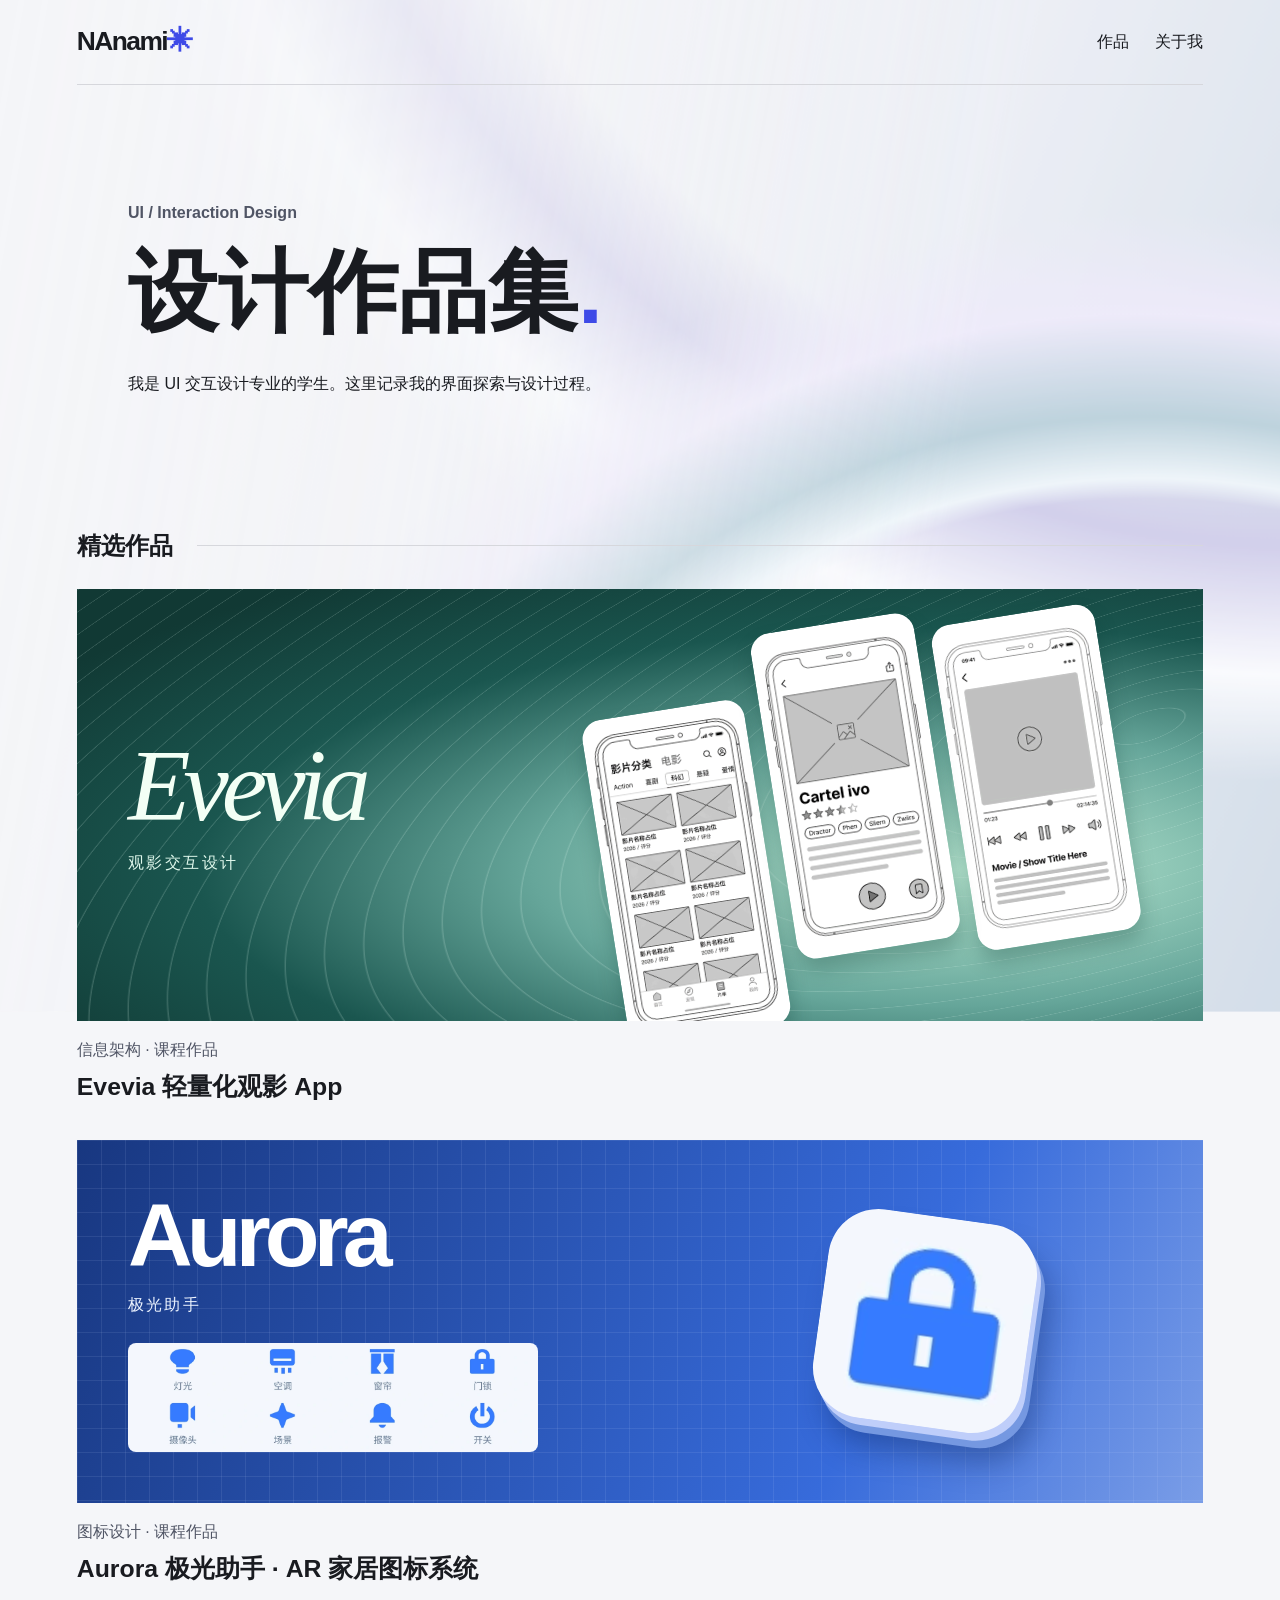
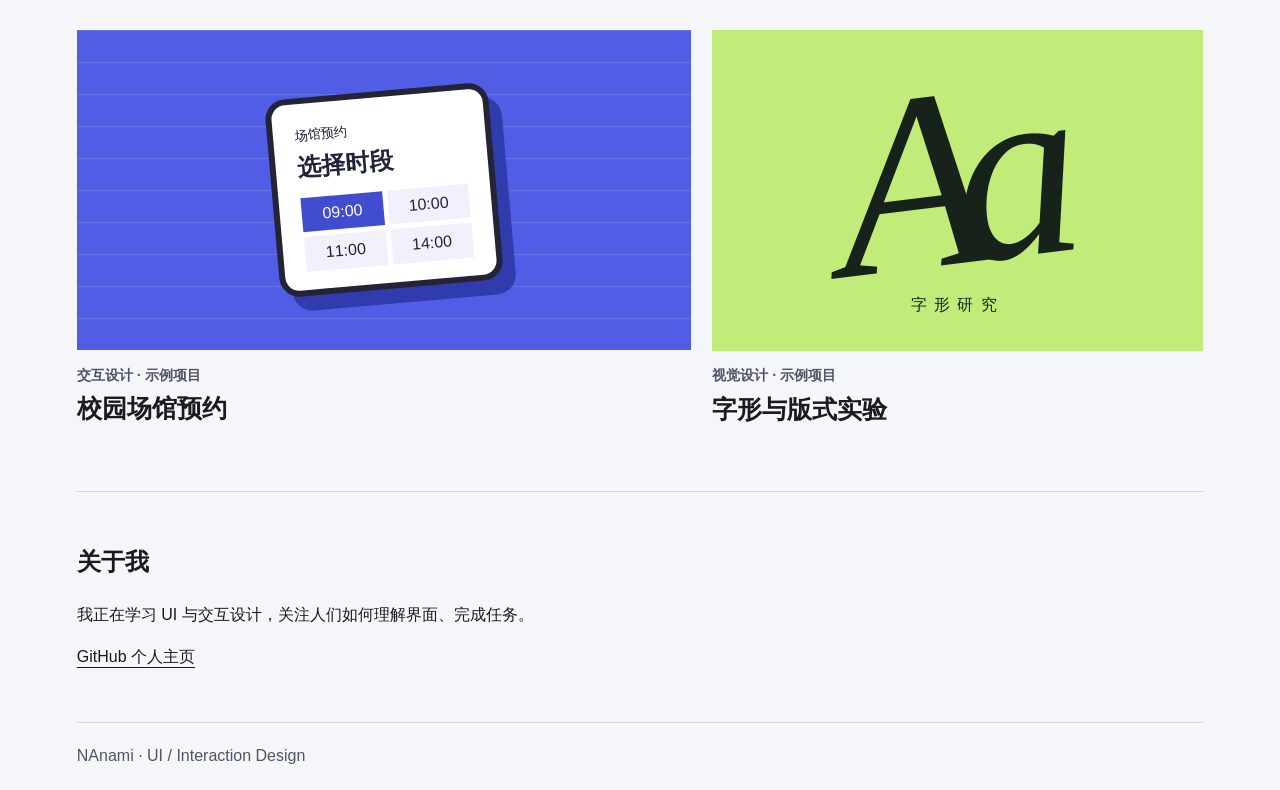
<file: index.html>
<!doctype html>
<html lang="zh-CN"><head><meta charset="utf-8"><meta name="viewport" content="width=device-width,initial-scale=1"><title>设计作品集 · NAnami</title><link rel="stylesheet" href="style.css"><link rel="stylesheet" href="evevia.css"><link rel="stylesheet" href="aurora.css"></head><body><header><a class="brand" href="index.html">NAnami<span>✳</span></a><nav aria-label="主导航"><a href="index.html#work">作品</a><a href="index.html#about">关于我</a></nav></header><main><section class="intro"><p>UI / Interaction Design</p><h1>设计作品集<span>.</span></h1><p>我是 UI 交互设计专业的学生。这里记录我的界面探索与设计过程。</p></section><section id="work"><h2>精选作品</h2><a class="eve-feature" href="evevia.html"><div class="eve-cover" aria-hidden="true"><strong>Evevia<span>观影交互设计</span></strong><div class="eve-phones"><img src="assets/evevia/browse.png" alt=""><img src="assets/evevia/detail.png" alt=""><img src="assets/evevia/player.png" alt=""></div></div><p>信息架构 · 课程作品</p><h3>Evevia 轻量化观影 App</h3></a><a class="aurora-feature" href="aurora.html"><div class="aurora-cover"><div><b lang="en">Aurora</b><span>极光助手</span></div><img src="assets/aurora/icons.webp" alt="灯光、空调、窗帘、门锁、摄像头、场景、报警和开关八枚蓝色图标"></div><p>图标设计 · 课程作品</p><h3>Aurora 极光助手 · AR 家居图标系统</h3></a><div class="grid"><a class="card" href="campus.html"><div class="art campus" aria-hidden="true"><div class="screen"><small>场馆预约</small><strong>选择时段</strong><div class="slots"><i>09:00</i><i>10:00</i><i>11:00</i><i>14:00</i></div></div></div><p>交互设计 · 示例项目</p><h3>校园场馆预约</h3></a><a class="card" href="type.html"><div class="art type" aria-hidden="true"><b>Aa</b><em>字形研究</em></div><p>视觉设计 · 示例项目</p><h3>字形与版式实验</h3></a></div></section><section id="about"><h2>关于我</h2><p>我正在学习 UI 与交互设计，关注人们如何理解界面、完成任务。</p><a href="https://github.com/QIhai728">GitHub 个人主页</a></section></main><footer>NAnami · UI / Interaction Design</footer></body></html>
</file>
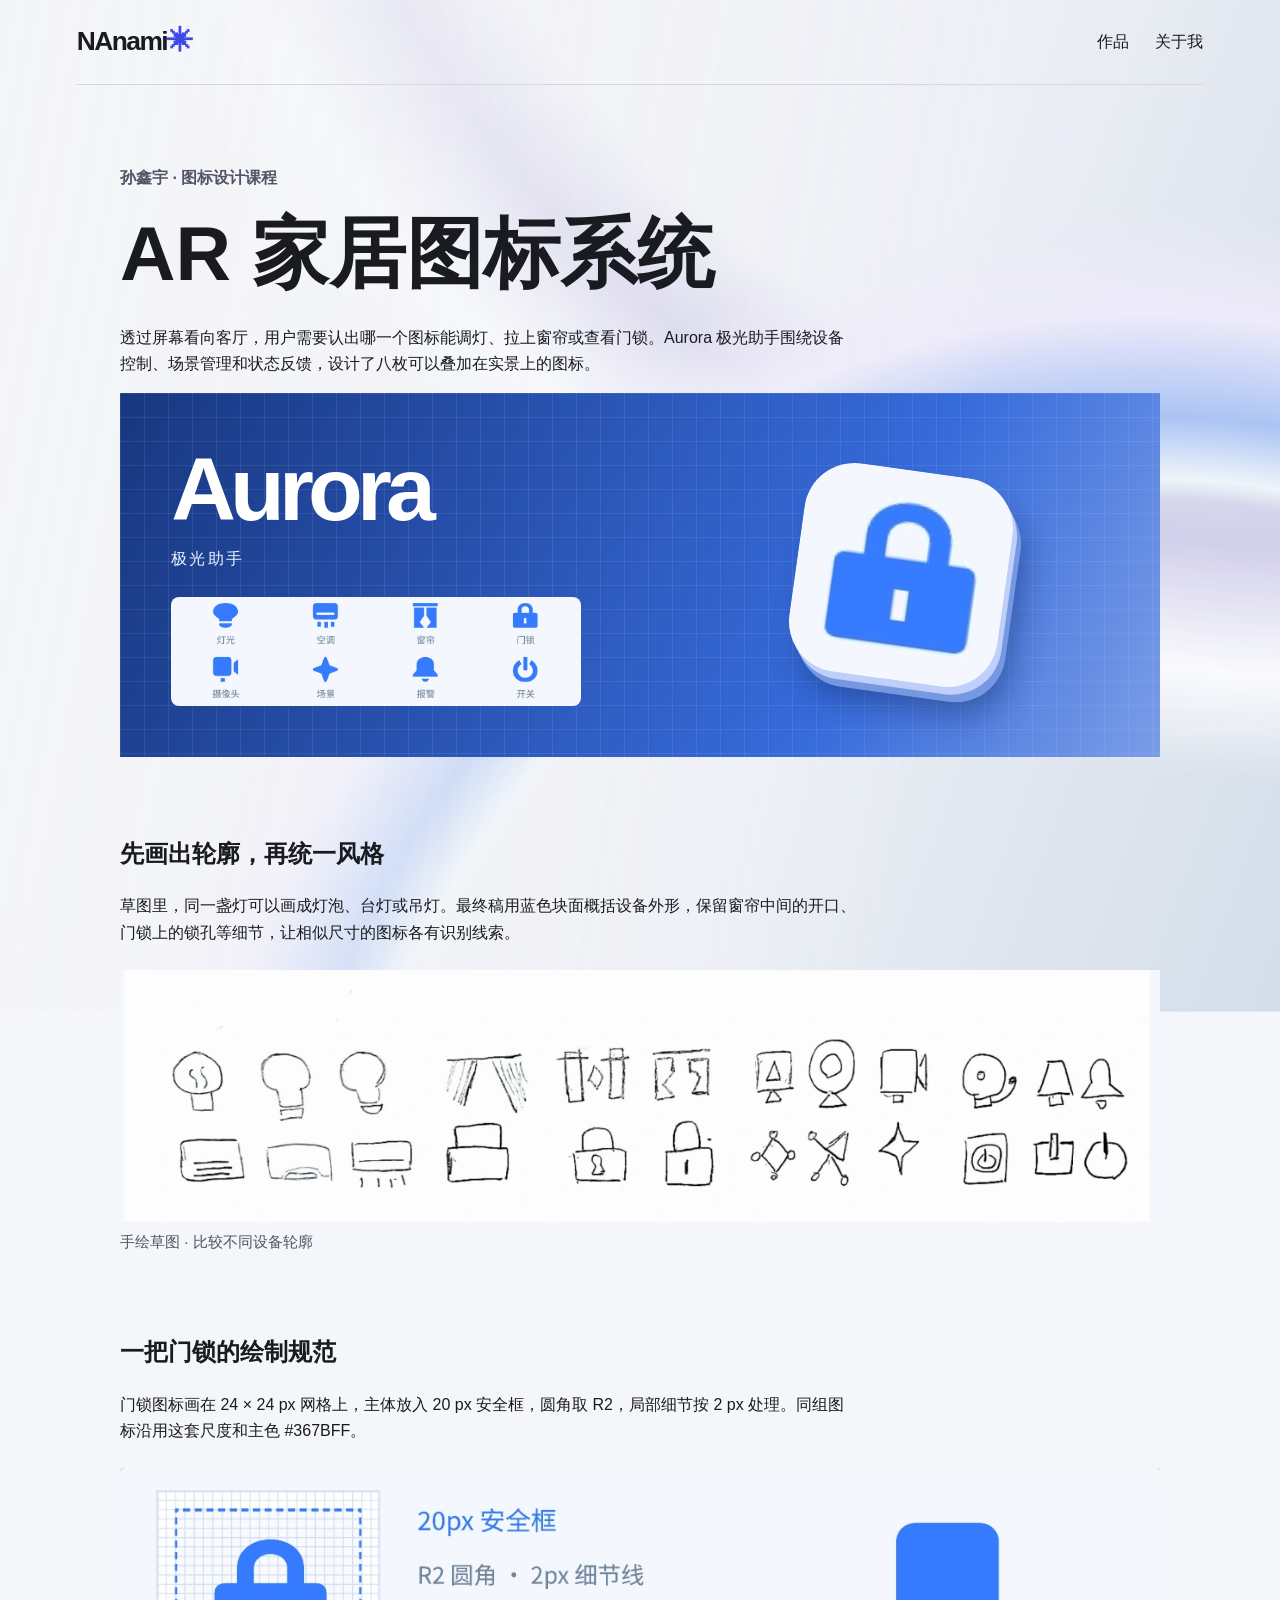
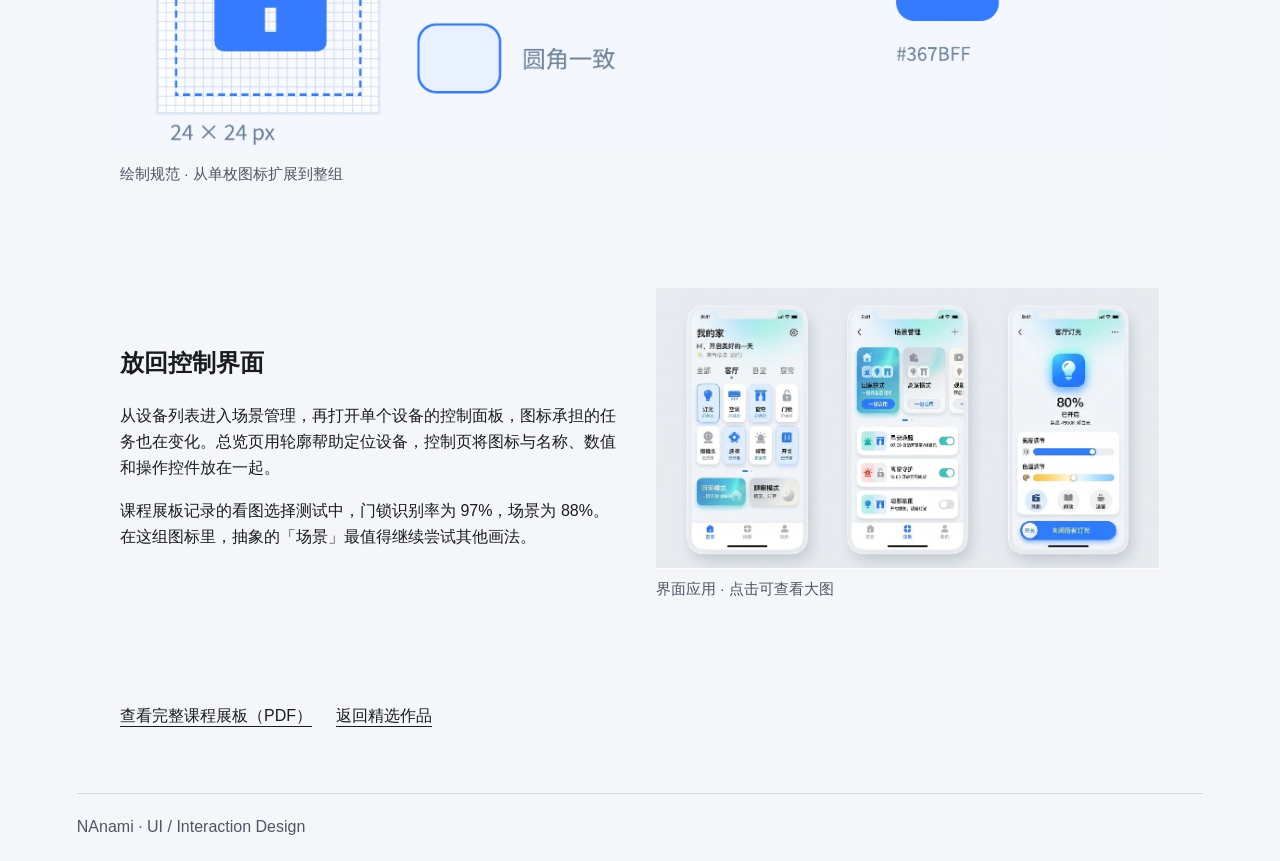
<file: aurora.html>
<!doctype html>
<html lang="zh-CN"><head>
<meta charset="utf-8"><meta name="viewport" content="width=device-width,initial-scale=1">
<title>Aurora 极光助手 · NAnami</title>
<link rel="stylesheet" href="style.css"><link rel="stylesheet" href="aurora.css">
</head><body><header><a class="brand" href="index.html">NAnami<span>✳</span></a><nav aria-label="主导航"><a href="index.html#work">作品</a><a href="index.html#about">关于我</a></nav></header>
<main><article class="aurora-case">
<p>孙鑫宇 · 图标设计课程</p>
<h1>AR 家居图标系统</h1>
<p>透过屏幕看向客厅，用户需要认出哪一个图标能调灯、拉上窗帘或查看门锁。Aurora 极光助手围绕设备控制、场景管理和状态反馈，设计了八枚可以叠加在实景上的图标。</p>
<div class="aurora-cover"><div><b lang="en">Aurora</b><span>极光助手</span></div><img src="assets/aurora/icons.webp" alt="灯光、空调、窗帘、门锁、摄像头、场景、报警和开关八枚蓝色图标"></div>
<section><h2>先画出轮廓，再统一风格</h2><p>草图里，同一盏灯可以画成灯泡、台灯或吊灯。最终稿用蓝色块面概括设备外形，保留窗帘中间的开口、门锁上的锁孔等细节，让相似尺寸的图标各有识别线索。</p>
<figure><a href="assets/aurora/sketch.webp"><img loading="lazy" src="assets/aurora/sketch.webp" alt="灯具、窗帘、门锁等设备的手绘轮廓探索"></a><figcaption>手绘草图 · 比较不同设备轮廓</figcaption></figure></section>
<section><h2>一把门锁的绘制规范</h2><p>门锁图标画在 24 × 24 px 网格上，主体放入 20 px 安全框，圆角取 R2，局部细节按 2 px 处理。同组图标沿用这套尺度和主色 #367BFF。</p>
<figure><a href="assets/aurora/rules.webp"><img loading="lazy" src="assets/aurora/rules.webp" alt="门锁网格、安全框、圆角与蓝色色样标注"></a><figcaption>绘制规范 · 从单枚图标扩展到整组</figcaption></figure></section>
<section class="study"><div><h2>放回控制界面</h2><p>从设备列表进入场景管理，再打开单个设备的控制面板，图标承担的任务也在变化。总览页用轮廓帮助定位设备，控制页将图标与名称、数值和操作控件放在一起。</p>
<p>课程展板记录的看图选择测试中，门锁识别率为 97%，场景为 88%。在这组图标里，抽象的「场景」最值得继续尝试其他画法。</p></div>
<figure><a href="assets/aurora/screens.webp"><img loading="lazy" src="assets/aurora/screens.webp" alt="极光助手的设备总览、场景管理和灯光控制三个界面"></a><figcaption>界面应用 · 点击可查看大图</figcaption></figure></section>
<div class="links"><a href="assets/aurora/aurora.pdf">查看完整课程展板（PDF）</a><a href="index.html#work">返回精选作品</a></div>
</article></main><footer>NAnami · UI / Interaction Design</footer></body></html>
</file>
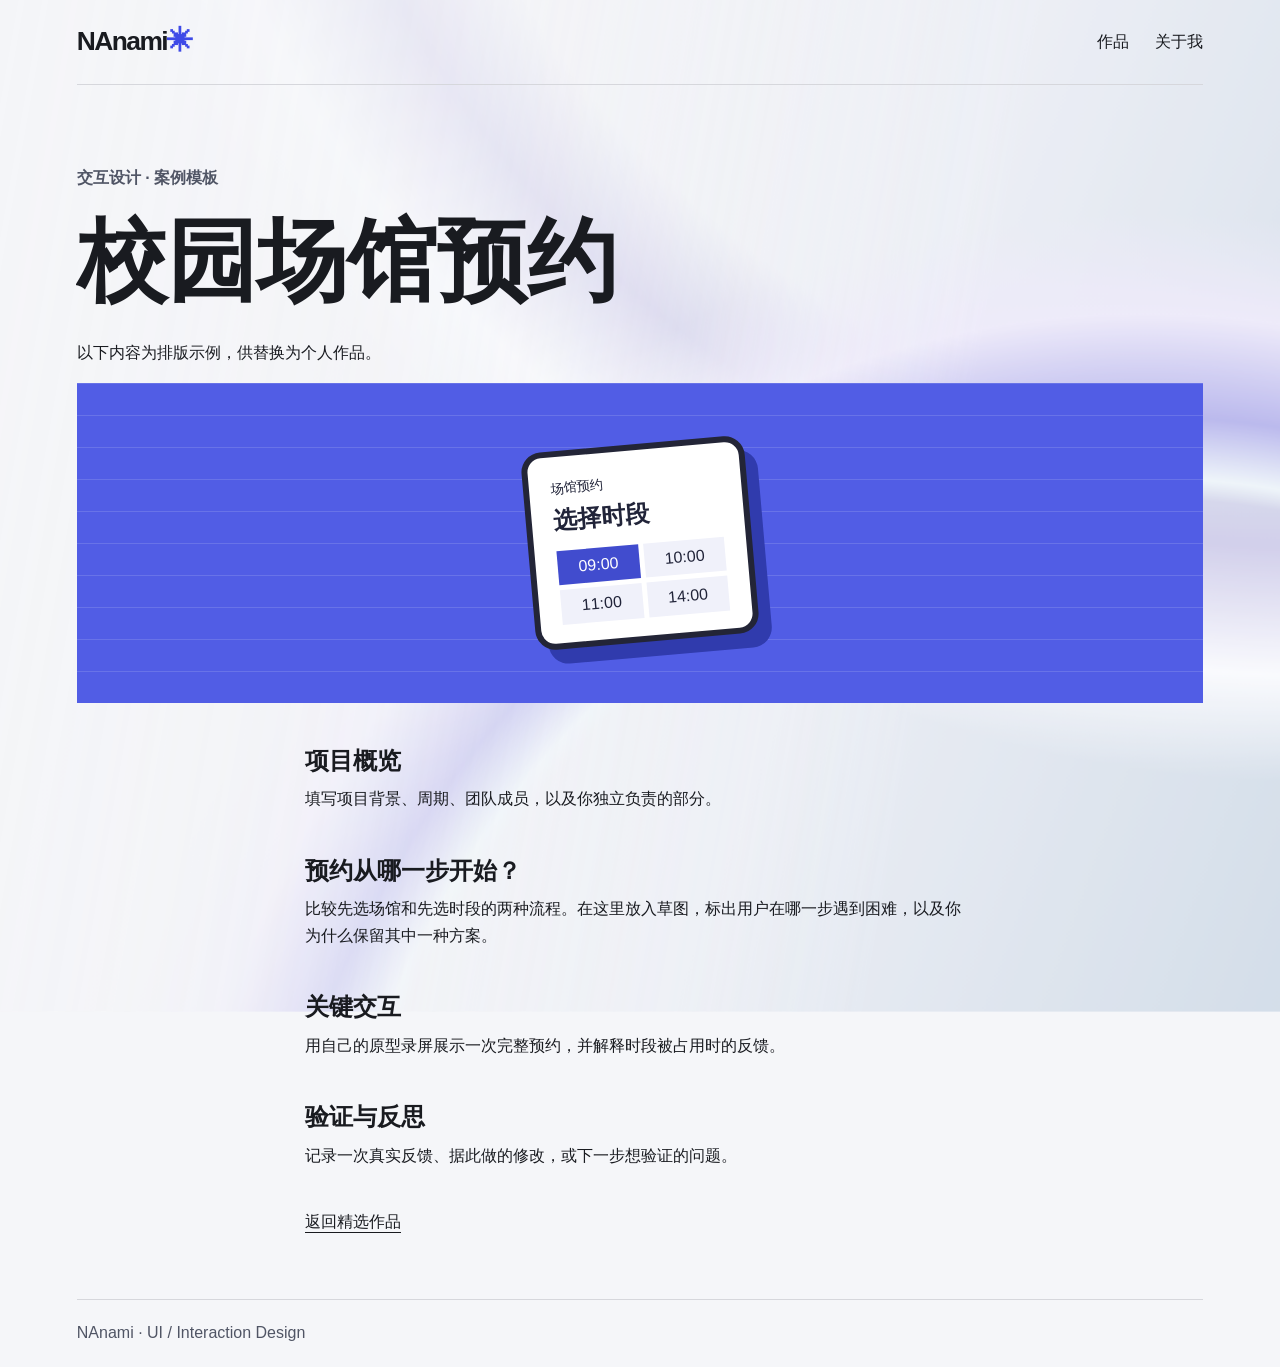
<file: campus.html>
<!doctype html>
<html lang="zh-CN"><head><meta charset="utf-8"><meta name="viewport" content="width=device-width,initial-scale=1"><title>校园场馆预约 · NAnami</title><link rel="stylesheet" href="style.css"></head><body><header><a class="brand" href="index.html">NAnami<span>✳</span></a><nav aria-label="主导航"><a href="index.html#work">作品</a><a href="index.html#about">关于我</a></nav></header><main><article><p>交互设计 · 案例模板</p><h1>校园场馆预约</h1><p>以下内容为排版示例，供替换为个人作品。</p><div class="art campus" aria-hidden="true"><div class="screen"><small>场馆预约</small><strong>选择时段</strong><div class="slots"><i>09:00</i><i>10:00</i><i>11:00</i><i>14:00</i></div></div></div><div class="story"><h2>项目概览</h2><p>填写项目背景、周期、团队成员，以及你独立负责的部分。</p><h2>预约从哪一步开始？</h2><p>比较先选场馆和先选时段的两种流程。在这里放入草图，标出用户在哪一步遇到困难，以及你为什么保留其中一种方案。</p><h2>关键交互</h2><p>用自己的原型录屏展示一次完整预约，并解释时段被占用时的反馈。</p><h2>验证与反思</h2><p>记录一次真实反馈、据此做的修改，或下一步想验证的问题。</p><a href="index.html#work">返回精选作品</a></div></article></main><footer>NAnami · UI / Interaction Design</footer></body></html>
</file>
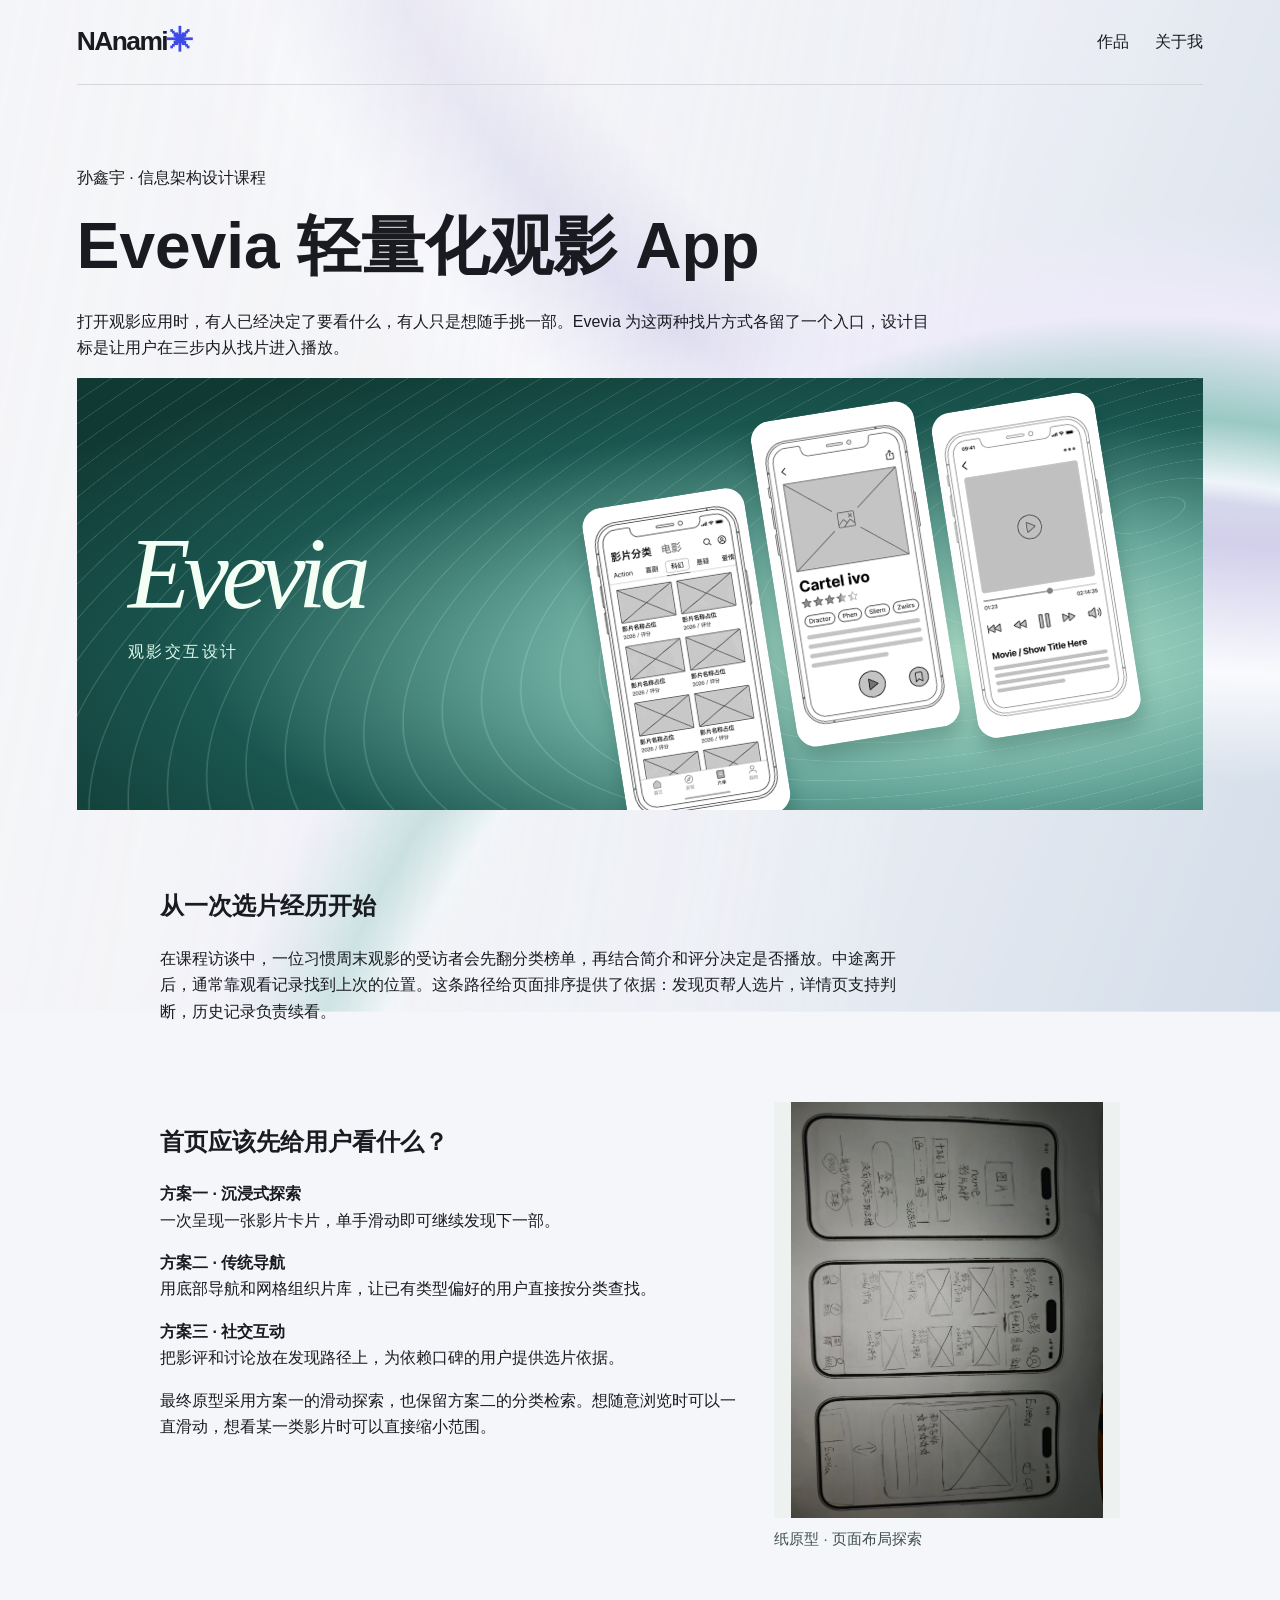
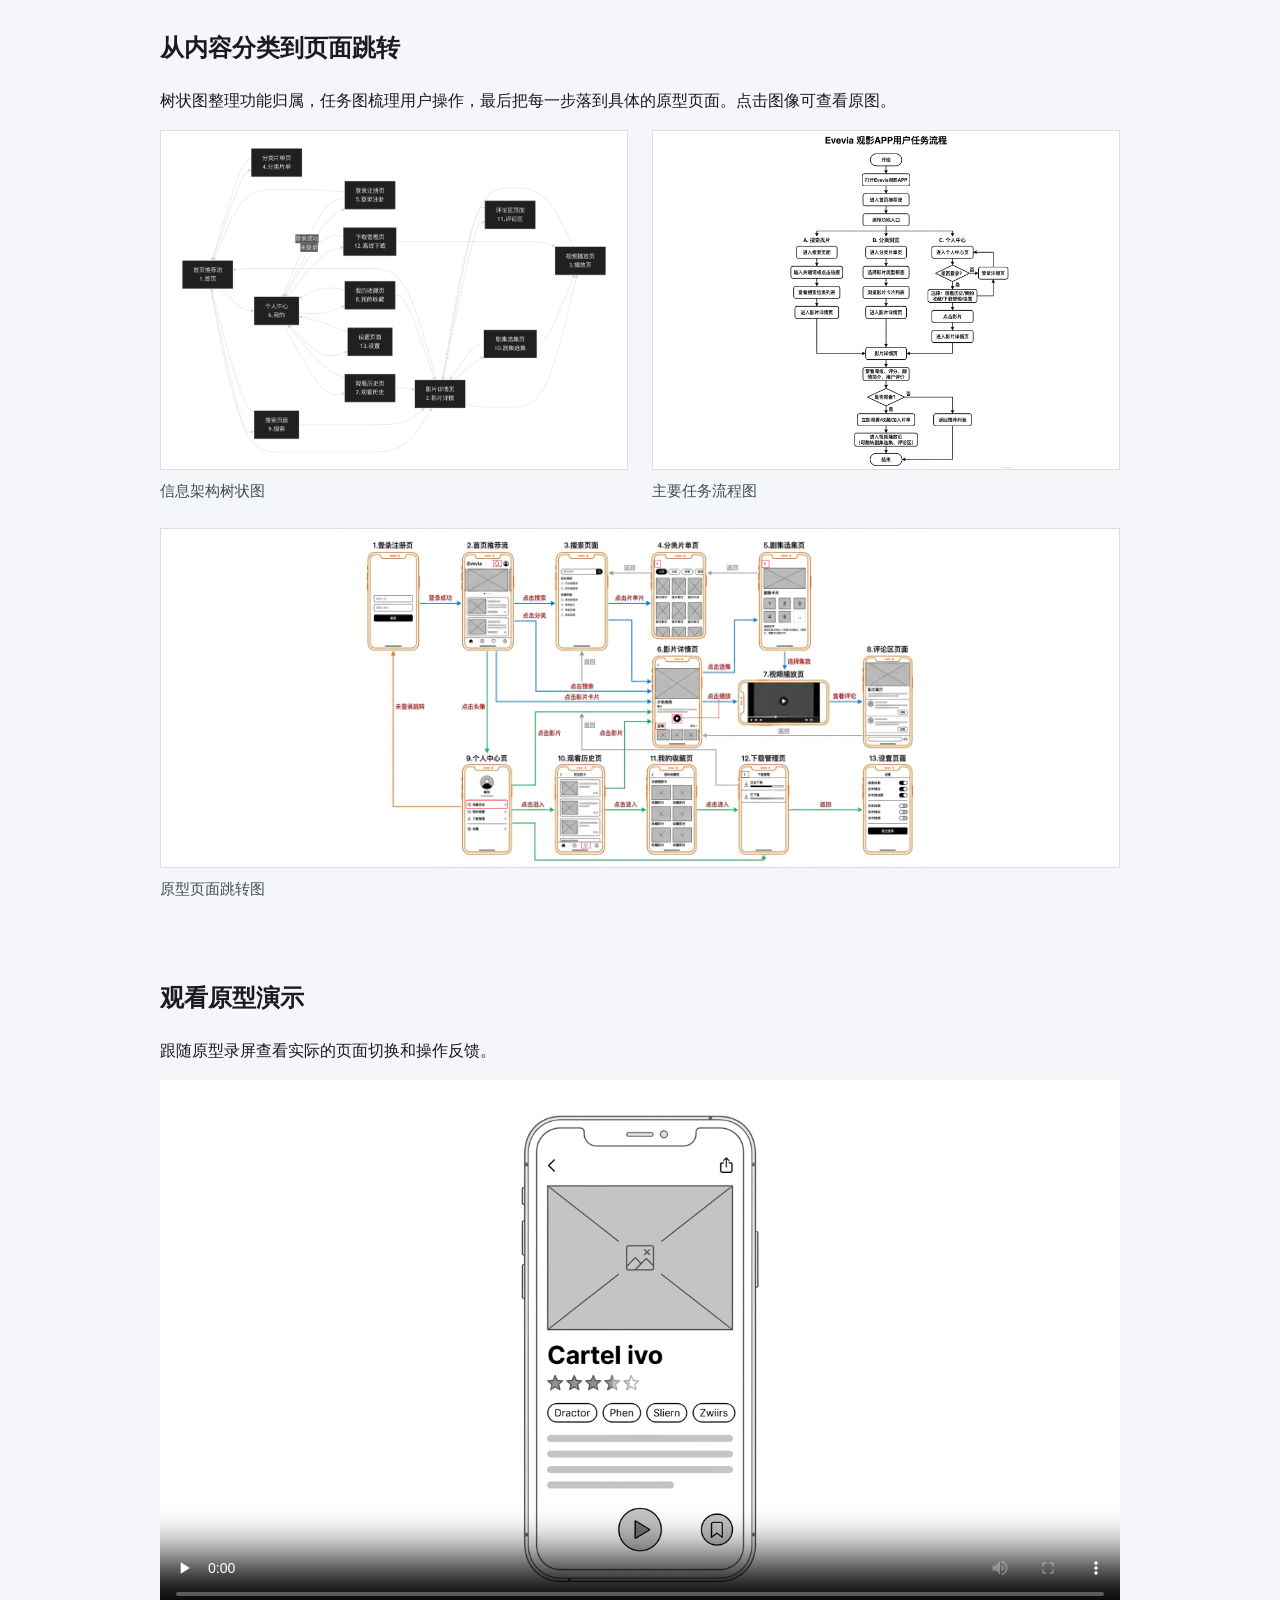
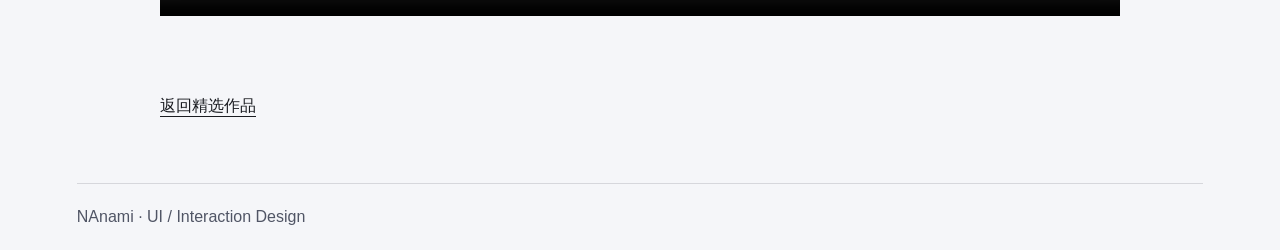
<file: evevia.html>
<!doctype html>
<html lang="zh-CN">
<head>
<meta charset="utf-8"><meta name="viewport" content="width=device-width, initial-scale=1">
<title>Evevia 轻量化观影 App · NAnami</title>
<meta name="description" content="孙鑫宇的信息架构设计课程作品。从三种找片方式出发，将沉浸式探索和分类检索融合为观影原型。">
<link rel="stylesheet" href="style.css"><link rel="stylesheet" href="evevia.css">
</head>
<body><header><a class="brand" href="index.html">NAnami<span>✳</span></a><nav aria-label="主导航"><a href="index.html#work">作品</a><a href="index.html#about">关于我</a></nav></header>
<main><article>
<div class="case-intro"><p>孙鑫宇 · 信息架构设计课程</p><h1>Evevia 轻量化观影 App</h1>
<p>打开观影应用时，有人已经决定了要看什么，有人只是想随手挑一部。Evevia 为这两种找片方式各留了一个入口，设计目标是让用户在三步内从找片进入播放。</p></div>
<div class="eve-cover" aria-hidden="true"><strong>Evevia<span>观影交互设计</span></strong><div class="eve-phones"><img src="assets/evevia/browse.png" alt=""><img src="assets/evevia/detail.png" alt=""><img src="assets/evevia/player.png" alt=""></div></div>
<div class="eve-layout">
<section><h2>从一次选片经历开始</h2><p>在课程访谈中，一位习惯周末观影的受访者会先翻分类榜单，再结合简介和评分决定是否播放。中途离开后，通常靠观看记录找到上次的位置。这条路径给页面排序提供了依据：发现页帮人选片，详情页支持判断，历史记录负责续看。</p></section>
<section class="eve-explore"><div><h2>首页应该先给用户看什么？</h2>
<p><strong>方案一 · 沉浸式探索</strong><br>一次呈现一张影片卡片，单手滑动即可继续发现下一部。</p>
<p><strong>方案二 · 传统导航</strong><br>用底部导航和网格组织片库，让已有类型偏好的用户直接按分类查找。</p>
<p><strong>方案三 · 社交互动</strong><br>把影评和讨论放在发现路径上，为依赖口碑的用户提供选片依据。</p>
<p>最终原型采用方案一的滑动探索，也保留方案二的分类检索。想随意浏览时可以一直滑动，想看某一类影片时可以直接缩小范围。</p></div>
<figure><a href="assets/evevia/paper.jpg"><img src="assets/evevia/paper.jpg" loading="lazy" alt="课程作业中的手绘纸原型"></a><figcaption>纸原型 · 页面布局探索</figcaption></figure></section>
<section><h2>从内容分类到页面跳转</h2><p>树状图整理功能归属，任务图梳理用户操作，最后把每一步落到具体的原型页面。点击图像可查看原图。</p><div class="eve-diagrams"><figure><a href="assets/evevia/architecture.png"><img loading="lazy" src="assets/evevia/architecture.png" alt="查看信息架构树状图原图"></a><figcaption>信息架构树状图</figcaption></figure>
<figure><a href="assets/evevia/task.png"><img loading="lazy" src="assets/evevia/task.png" alt="查看主要任务流程图原图"></a><figcaption>主要任务流程图</figcaption></figure>
<figure><a href="assets/evevia/flow.png"><img loading="lazy" src="assets/evevia/flow.png" alt="查看原型页面跳转图原图"></a><figcaption>原型页面跳转图</figcaption></figure></div></section>
<section><h2>观看原型演示</h2><p>跟随原型录屏查看实际的页面切换和操作反馈。</p><video controls playsinline preload="none" poster="assets/evevia/detail.png" aria-label="Evevia 可交互原型演示" src="assets/evevia/demo.mp4"></video></section>
<a href="index.html#work">返回精选作品</a></div></article></main><footer>NAnami · UI / Interaction Design</footer></body></html>
</file>
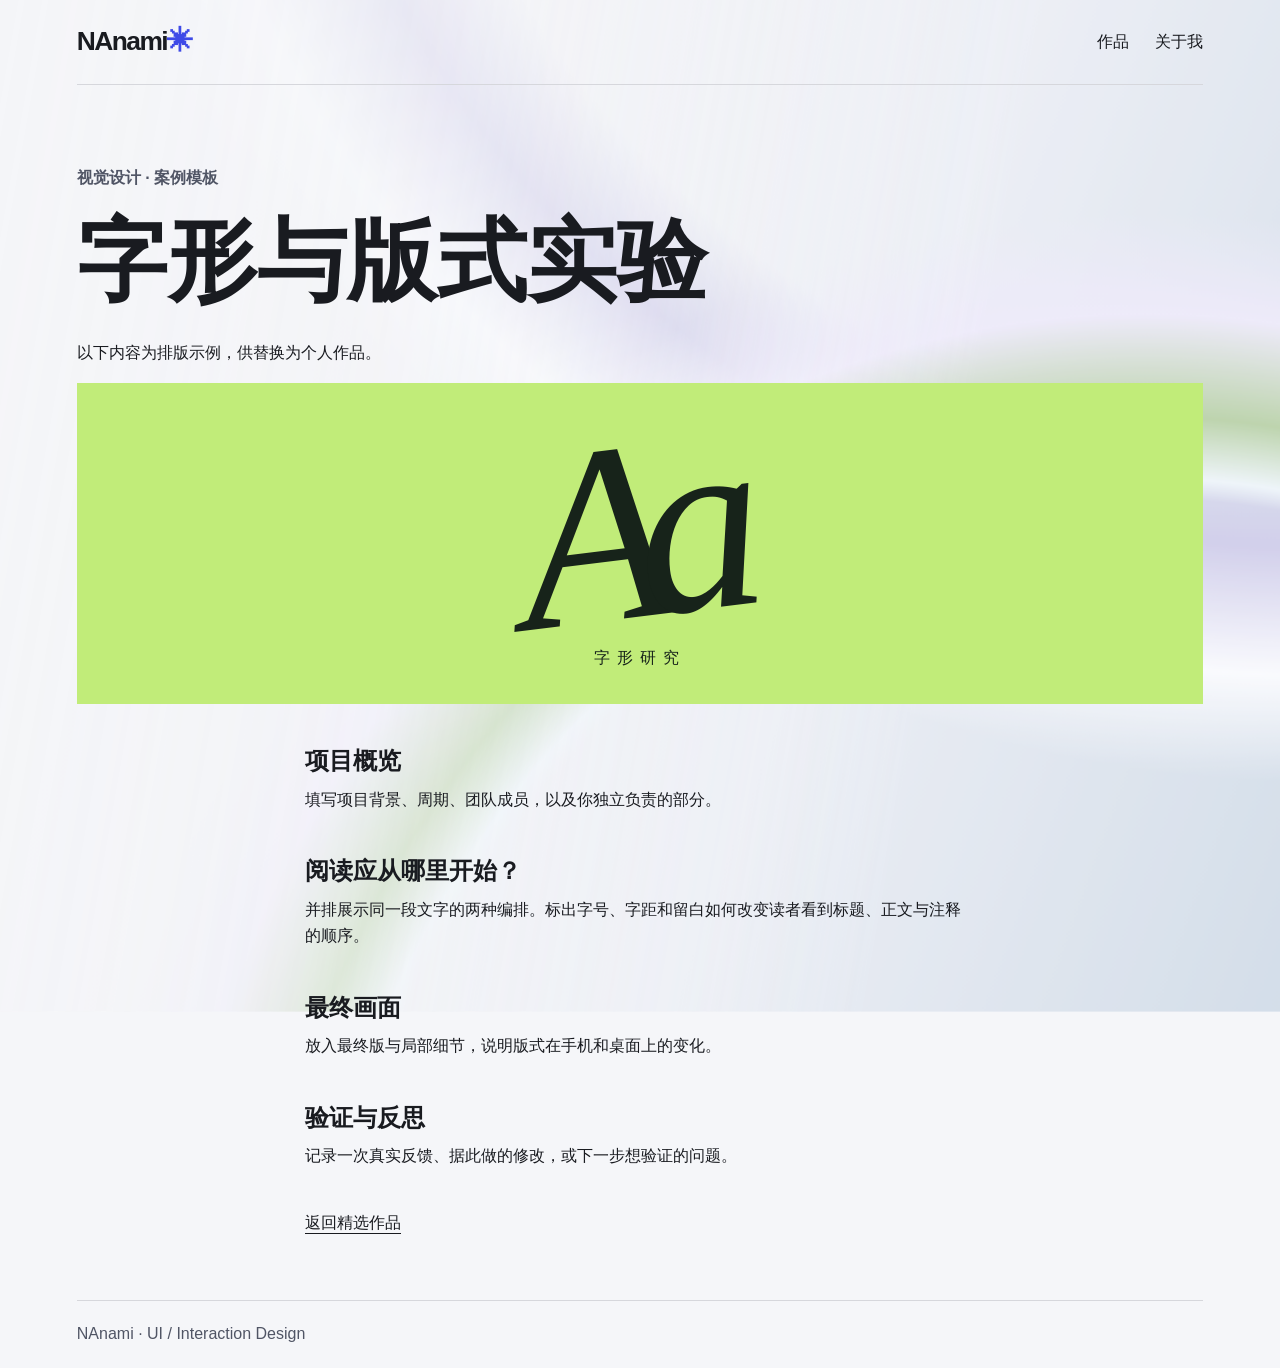
<file: type.html>
<!doctype html>
<html lang="zh-CN"><head><meta charset="utf-8"><meta name="viewport" content="width=device-width,initial-scale=1"><title>字形与版式实验 · NAnami</title><link rel="stylesheet" href="style.css"></head><body><header><a class="brand" href="index.html">NAnami<span>✳</span></a><nav aria-label="主导航"><a href="index.html#work">作品</a><a href="index.html#about">关于我</a></nav></header><main><article><p>视觉设计 · 案例模板</p><h1>字形与版式实验</h1><p>以下内容为排版示例，供替换为个人作品。</p><div class="art type" aria-hidden="true"><b>Aa</b><em>字形研究</em></div><div class="story"><h2>项目概览</h2><p>填写项目背景、周期、团队成员，以及你独立负责的部分。</p><h2>阅读应从哪里开始？</h2><p>并排展示同一段文字的两种编排。标出字号、字距和留白如何改变读者看到标题、正文与注释的顺序。</p><h2>最终画面</h2><p>放入最终版与局部细节，说明版式在手机和桌面上的变化。</p><h2>验证与反思</h2><p>记录一次真实反馈、据此做的修改，或下一步想验证的问题。</p><a href="index.html#work">返回精选作品</a></div></article></main><footer>NAnami · UI / Interaction Design</footer></body></html>
</file>
<file: style.css>
:root{--ink:#191b20;--blue:#3e4ae7;--line:#d6d7dc}*{box-sizing:border-box}html{scroll-behavior:smooth}body{margin:0 auto;padding:0 clamp(20px,6vw,96px);max-width:1560px;color:var(--ink);background:#fafafa;font:1rem/1.65 Inter,"Microsoft YaHei",sans-serif}header,footer{display:flex;align-items:center;justify-content:space-between;padding:20px 0;border-bottom:1px solid var(--line)}a{color:inherit;text-underline-offset:5px}header a,.card{text-decoration:none}.brand{font-size:1.65rem;font-weight:800;letter-spacing:-.06em}span{color:var(--blue)}nav{display:flex;gap:26px}a:hover,a:focus-visible{color:var(--blue)}.intro,article{padding:clamp(32px,5vw,80px) 0}.intro p:first-child,article>p:first-child,.card p{color:#505565;font-weight:600}.intro p{margin:0}.intro h1,article h1{font-size:clamp(2.75rem,7vw,7rem);line-height:1.1;letter-spacing:-.06em;margin:12px 0 24px}h2{font-size:1.5rem}.grid{display:grid;grid-template-columns:1.25fr 1fr;gap:22px}.art{overflow:hidden;height:clamp(205px,25vw,370px);display:grid;place-content:center;position:relative;isolation:isolate}.campus{background:repeating-linear-gradient(0deg,transparent 0 31px,#ffffff22 31px 32px),#515de5}.screen{background:white;color:#212439;transform:rotate(-5deg);padding:18px 22px;width:220px;border:6px solid #232537;border-radius:20px;box-shadow:12px 15px 0 #303bad}.screen strong{display:block;font-size:1.5rem}.slots{display:grid;grid-template-columns:1fr 1fr;gap:5px;margin-top:10px}.slots i{font-style:normal;background:#f0f1fa;padding:4px;text-align:center}.slots i:first-child{background:#414cce;color:white}.type{background:#c1ec79;color:#17231a}.type b{font:italic  clamp(8rem,16vw,17rem)/.9 Georgia,serif;letter-spacing:-.15em;transform:rotate(-7deg);padding-right:.15em}.type em{text-align:center;letter-spacing:.45em;font-style:normal}.card p{font-size:.9rem;margin:14px 0 2px}.card h3{margin:0;font-size:1.55rem}#about{margin-top:60px;padding:30px 0 52px;border-top:1px solid var(--line)}footer{border-top:1px solid var(--line);border-bottom:0;color:#505565}.story{max-width:670px;margin:auto}.story h2{margin:38px 0 6px}.story p{margin-top:0}.story a{display:inline-block;margin-top:24px}@media(max-width:650px){.grid{grid-template-columns:1fr;gap:30px}nav{gap:16px}.art{height:230px}}@media(prefers-reduced-motion:reduce){html{scroll-behavior:auto}}

/* Shared Chinese typography and text resizing. */
html:lang(zh) body {
  font-family: Inter, "PingFang SC", "Microsoft YaHei", "Noto Sans CJK SC", sans-serif;
  line-break: strict;
  word-break: normal;
  overflow-wrap: break-word;
}

:lang(zh):is(h1, h2, h3) {
  text-wrap: balance;
}

.intro h1:lang(zh), article h1:lang(zh) {
  letter-spacing: normal;
  line-height: 1.22;
}

p:lang(zh), figcaption:lang(zh) { text-wrap: pretty; }
header { flex-wrap: wrap; gap: .5rem 1rem; }
header nav { flex-wrap: wrap; }
header nav a { white-space: nowrap; }

.art {
  height: auto;
  min-height: clamp(205px, 25vw, 370px);
  padding-block: 2rem;
  container-type: inline-size;
}
.art .screen { width: min(14rem, 82cqw); }
.grid > * { min-width: 0; }
.art.type b { font-size: min(16rem, 55cqw); }
.aurora-cover > div { min-width: 0; max-width: 100%; }
.aurora-cover > div > b { font-size: clamp(min(3rem, 16vw), 6vw, 6rem); }

/* Portfolio motion follows the visitor's system preference. */
/* Keep the light field aligned across the project index and case studies. */
@property --light-tint {
  syntax: "<color>";
  inherits: false;
  initial-value: #aec9d5;
}
body {
  isolation: isolate;
  background-color: #f5f6f9;
}
.intro {
  padding: clamp(42px, 7vw, 110px) clamp(18px, 4vw, 64px);
  margin-top: clamp(16px, 2vw, 32px);
}
body::before {
  --light-tint: var(--project-tint, #aec9d5);
  content: "";
  position: fixed;
  z-index: -1;
  inset: -10%;
  pointer-events: none;
  background:
    radial-gradient(ellipse at 87% 134%, transparent 0 43%, #edf5fa 44%, var(--light-tint) 47%, #ece8fa 52%, transparent 57%),
    radial-gradient(ellipse at 98% -40%, transparent 0 44%, #c8c5e7 49%, #fbfcff 55%, transparent 60%),
    linear-gradient(110deg, #f4f3f6 28%, #eaedf4 65%, #c7d5e3);
  mask-image: linear-gradient(100deg, transparent 5%, #0006 40%, black 72%);
  opacity: .78;
}
body:has(article .eve-cover, .eve-feature:is(:focus-visible, :active)) { --project-tint: #80bdb5; }
body:has(.aurora-case, .aurora-feature:is(:focus-visible, :active)) { --project-tint: #97b6f3; }
body:has(article .campus, .card:is(:focus-visible, :active) .campus) { --project-tint: #aba9ea; }
body:has(article .type, .card:is(:focus-visible, :active) .type) { --project-tint: #aecb99; }
@media (hover: hover) and (pointer: fine) {
  body:has(.eve-feature:hover) { --project-tint: #80bdb5; }
  body:has(.aurora-feature:hover) { --project-tint: #97b6f3; }
  body:has(.card:hover .campus) { --project-tint: #aba9ea; }
  body:has(.card:hover .type) { --project-tint: #aecb99; }
}
.intro > p:last-child { max-inline-size: 36em; }
#work > h2 {
  display: flex;
  align-items: center;
  gap: 1em;
  margin-block: clamp(24px, 3vw, 48px) 1em;
}
#work > h2::after {
  content: "";
  flex: 1;
  height: 1px;
  background: var(--line);
  transform-origin: left;
}
@media (prefers-reduced-motion: no-preference) {
  @view-transition { navigation: auto; }
  ::view-transition-group(root) { animation-duration: 280ms; }
  body::before {
    transition: --light-tint 360ms ease-out;
    animation: light-approach 1.5s cubic-bezier(.18,.7,.3,1) both,
               light-drift 9s 1.5s ease-in-out infinite alternate;
  }
  @keyframes light-approach {
    from { transform: scale(.86); opacity: .12; filter: blur(7px); }
    to { transform: translate(-4%, 2%); opacity: .78; filter: blur(0); }
  }
  @keyframes light-drift {
    from { transform: translate(-4%, 2%); }
    to { transform: translate(4%, -3%); }
  }
  @keyframes rule-unfold {
    from { transform: scaleX(0); }
    to { transform: scaleX(1); }
  }
  body:has(.intro) header nav { animation: caption-entrance 420ms ease-out backwards; }
  main > .intro h1 { animation-delay: 90ms; }
  main > .intro h1 + p { animation-delay: 170ms; }
  #work > h2 { animation: caption-entrance 540ms 180ms ease-out backwards; }
  #work > h2::after { animation: rule-unfold 850ms 250ms cubic-bezier(.2,.72,.24,1) backwards; }
}
@media (prefers-reduced-motion: no-preference) {
  @keyframes title-entrance {
    from { opacity: 0; transform: translateY(.24em); clip-path: inset(0 0 65% 0); }
    to { opacity: 1; transform: none; clip-path: inset(0); }
  }

  @keyframes caption-entrance {
    from { opacity: .4; transform: translateY(8px); }
    to { opacity: 1; transform: none; }
  }

  .intro h1, article h1 {
    animation: title-entrance 620ms cubic-bezier(.2,.75,.25,1) both;
  }

  .intro h1 + p, article h1 + p {
    animation: caption-entrance 460ms 90ms ease-out backwards;
  }

  header nav a {
    position: relative;
  }

  header nav a::after {
    content: "";
    position: absolute;
    inset: auto 0 0;
    height: 1px;
    background: currentColor;
    transform: scaleX(0);
    transform-origin: left;
    transition: transform 200ms ease-out;
  }

  header nav a:is(:hover, :focus-visible)::after { transform: scaleX(1); }

  .eve-feature .eve-phones img {
    transition: translate 350ms cubic-bezier(.2,.75,.25,1);
  }

  .eve-feature .eve-phones img:nth-child(2) { transition-delay: 35ms; }
  .eve-feature .eve-phones img:nth-child(3) { transition-delay: 70ms; }

  .aurora-feature .aurora-cover {
    isolation: isolate;
    position: relative;
  }

  .aurora-feature .aurora-cover::before {
    content: "";
    position: absolute;
    inset: 0;
    z-index: -1;
    pointer-events: none;
    background-image: linear-gradient(90deg, #367bff30 1px, transparent 1px),
                      linear-gradient(#367bff30 1px, transparent 1px);
    background-size: 24px 24px;
    mask-image: linear-gradient(105deg, transparent 10%, black 85%);
    opacity: 0;
    transition: opacity 300ms ease-out;
  }

  .eve-feature:focus-visible .eve-phones img { translate: 0 -6px; }
  .eve-feature:focus-visible .eve-phones img:nth-child(2) { translate: 0 -12px; }
  .aurora-feature:focus-visible .aurora-cover::before { opacity: 1; }

  @media (hover: hover) and (pointer: fine) {
    .eve-feature:hover .eve-phones img { translate: 0 -6px; }
    .eve-feature:hover .eve-phones img:nth-child(2) { translate: 0 -12px; }
    .aurora-feature:hover .aurora-cover::before { opacity: 1; }
  }

  @supports (animation-timeline: view()) and (animation-range: entry 0% entry 70%) {
    @keyframes figure-entrance {
      from { opacity: .72; translate: 0 12px; }
      to { opacity: 1; translate: 0 0; }
    }

    .eve-layout figure, .aurora-case figure {
      animation: figure-entrance linear both;
      animation-timeline: view();
      animation-range: entry 0% entry 70%;
    }
  }
}
</file>
<file: evevia.css>
/* Evevia portfolio case */
.eve-feature{display:block;margin-bottom:2rem;color:inherit;text-decoration:none}
.eve-feature p{margin:1rem 0 .2rem;color:#505565}.eve-feature h3{margin:0;font-size:1.55rem}
.eve-cover {
  display: grid;
  grid-template-columns: minmax(0, 1fr) minmax(0, 1.35fr);
  align-items: center;
  position: relative;
  isolation: isolate;
  overflow: hidden;
  min-height: clamp(270px, 32vw, 480px);
  padding: clamp(24px, 4vw, 64px);
  background: radial-gradient(ellipse at 78% 65%, #b9e9d3, #66a69a 34%, #1a564f 61%, #113934 88%);
  color: #f3fff5;
}
.eve-cover::before {
  content: "";
  position: absolute;
  inset: -45% -25%;
  z-index: -1;
  background: repeating-radial-gradient(ellipse at 80% 60%, transparent 0 38px, #e6fff32e 39px, transparent 41px);
  transform: rotate(-18deg);
}
.eve-cover strong {
  font: italic clamp(3.6rem, 8vw, 8rem)/1 Georgia, serif;
  letter-spacing: -.07em;
}
.eve-cover strong span {
  display: block;
  margin-top: .8rem;
  color: #def7eb;
  font: 500 1rem/1.6 "Microsoft YaHei", sans-serif;
  letter-spacing: .15em;
}
.eve-phones {
  display: flex;
  align-items: center;
  justify-content: center;
  gap: clamp(4px, 1.2vw, 20px);
  transform: rotate(-9deg);
}
.eve-phones img {
  display: block;
  width: 28%;
  aspect-ratio: 1/2;
  object-fit: cover;
  border-radius: 12% / 6%;
  box-shadow: 0 12px 20px #07342d44;
}
.eve-phones img:first-child { transform: translateY(12%); }
.eve-phones img:nth-child(2) { transform: translateY(-6%); }
@media (max-width: 620px) {
  .eve-cover { grid-template-columns: 1fr; gap: 1.7rem; }
  .eve-phones { width: min(90%, 340px); justify-self: end; }
}
.case-intro{max-width:54rem}.case-intro h1{font-size:clamp(2.5rem,5vw,5rem)}
.eve-layout{max-width:960px;margin:0 auto}.eve-layout section{margin:clamp(2.5rem,6vw,5rem) 0}.eve-layout p{max-width:46rem}.eve-layout figure{margin:0}
.eve-layout figcaption{color:#3f504d;font-size:.94rem;margin-top:.55rem}.eve-layout img,.eve-layout video{max-width:100%;display:block}
.eve-explore{display:grid;grid-template-columns:1fr minmax(180px,36%);gap:2rem;align-items:start}
.eve-explore img{width:100%;max-height:26rem;object-fit:contain;background:#edf2f1}
.eve-diagrams{display:grid;grid-template-columns:1fr 1fr;gap:1.5rem}.eve-diagrams figure:last-child{grid-column:1/-1}
.eve-diagrams img{width:100%;height:clamp(180px,27vw,340px);object-fit:contain;background:white;border:1px solid #ddd}
.eve-layout video{width:100%;background:#10181a}
@media(max-width:620px){.eve-explore,.eve-diagrams{grid-template-columns:1fr}.eve-explore{gap:1rem}}
</file>
<file: aurora.css>
.aurora-feature{display:block;margin:0 0 2.5rem;text-decoration:none}
.aurora-feature p{color:#505565;margin:1rem 0 .2rem}.aurora-feature h3{margin:0;font-size:1.55rem}
.aurora-cover {
  position: relative;
  isolation: isolate;
  display: grid;
  grid-template-columns: minmax(0, 1.2fr) minmax(0, 1fr);
  align-items: center;
  gap: 1.5rem;
  padding: clamp(24px, 4vw, 64px);
  background-color: #204dbe;
  background-image: linear-gradient(90deg, #ccddff19 1px, transparent 1px),
                    linear-gradient(#ccddff19 1px, transparent 1px),
                    linear-gradient(115deg, #183780, #376bdb 70%, #7a9de7);
  background-size: 24px 24px, 24px 24px, auto;
  color: white;
}
.aurora-cover > div > b {
  display: block;
  font: 650 clamp(3rem, 7vw, 7rem)/1 Inter, sans-serif;
  letter-spacing: -.065em;
}
.aurora-cover span { display: block; color: #edf4ff; margin-top: .75rem; letter-spacing: .14em; }
.aurora-cover::after {
  content: "";
  grid-area: 1 / 2 / 3 / 3;
  justify-self: center;
  width: min(70%, 210px);
  aspect-ratio: 1;
  border-radius: 24%;
  background: #f5f7fc url("assets/aurora/icons.webp") 89.8% .5% / 1127% auto no-repeat;
  box-shadow: 5px 7px #bfcefa, 10px 14px #7598e1, 17px 27px 30px #0a225a60;
  transform: rotate(8deg);
}
.aurora-cover img {
  grid-column: 1;
  width: min(100%, 410px);
  border-radius: 8px;
}
@media (max-width: 620px) {
  .aurora-cover { grid-template-columns: minmax(0,1fr) minmax(60px,.48fr); gap: 1rem .5rem; }
  .aurora-cover > div > b { font-size: min(3.2rem, 13vw); }
  .aurora-cover::after { grid-row: 1; width: 82%; }
  .aurora-cover img { grid-column: 1/-1; width: 100%; }
}
.aurora-case{max-width:1040px;margin:auto}.aurora-case h1{font-size:clamp(2.3rem,6vw,5rem)}
.aurora-case section{margin:clamp(2.8rem,6vw,5.5rem) 0}.aurora-case p{max-width:46rem}
.aurora-case figure{margin:1.5rem 0}.aurora-case figure img{display:block;width:100%;height:auto}
.aurora-case figcaption{font-size:.94rem;color:#505565;margin-top:.5rem}
.aurora-case .study{display:grid;grid-template-columns:1fr 1fr;gap:2rem;align-items:center}
.aurora-case .links{display:flex;gap:1.5rem;flex-wrap:wrap}
@media(max-width:650px){.aurora-case .study{display:block}}
</file>
